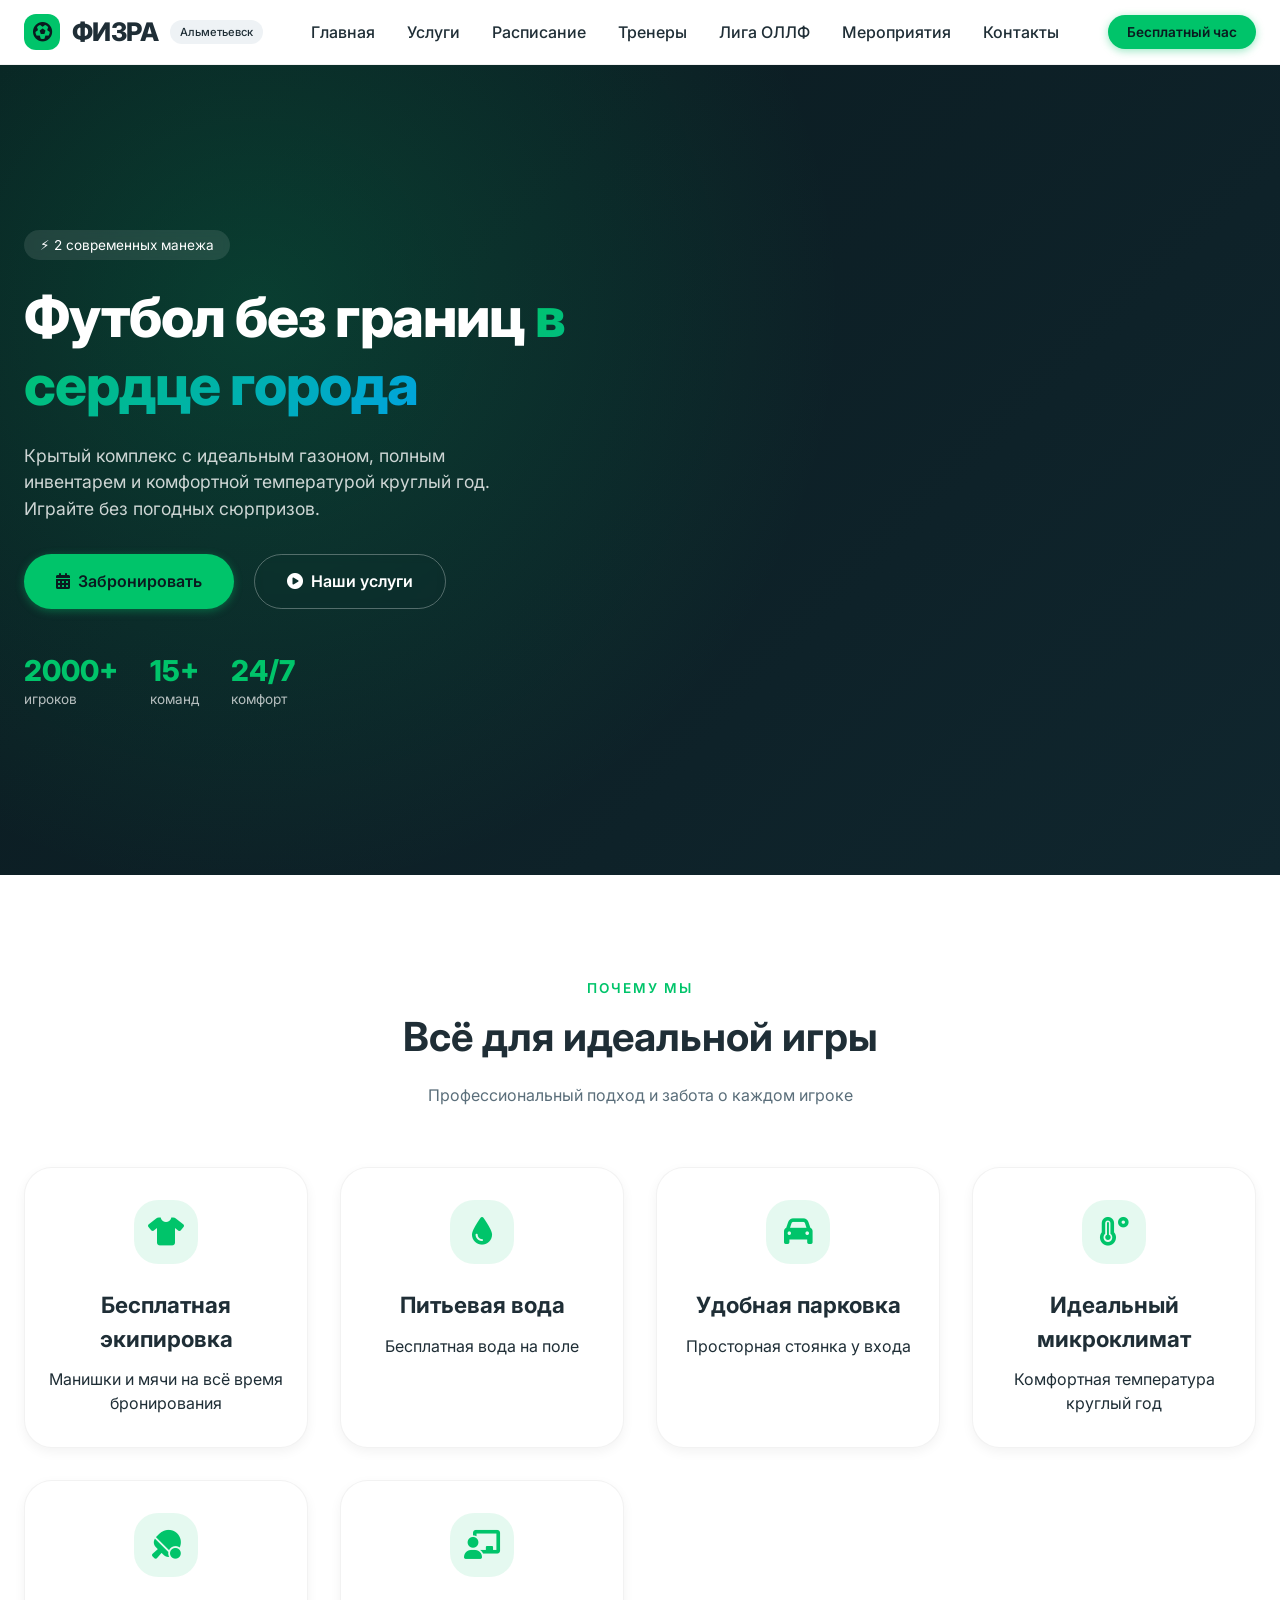
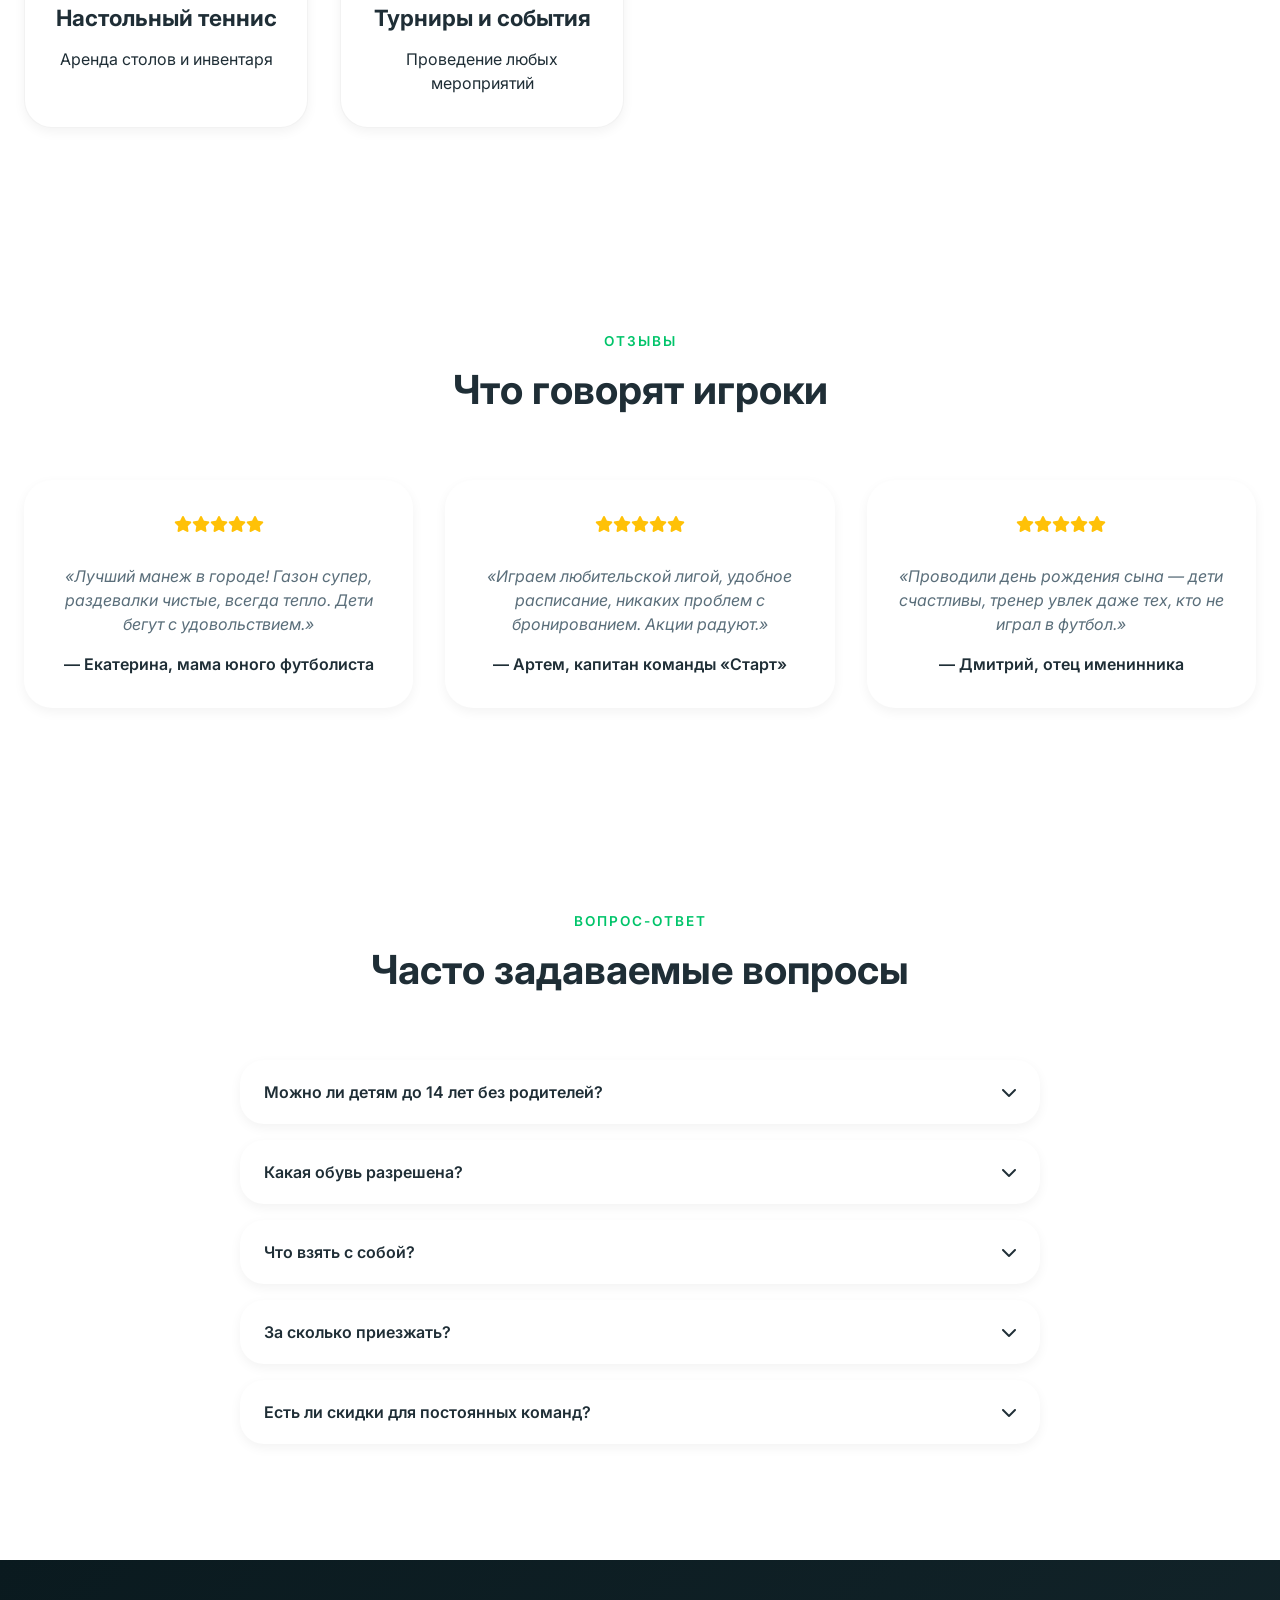
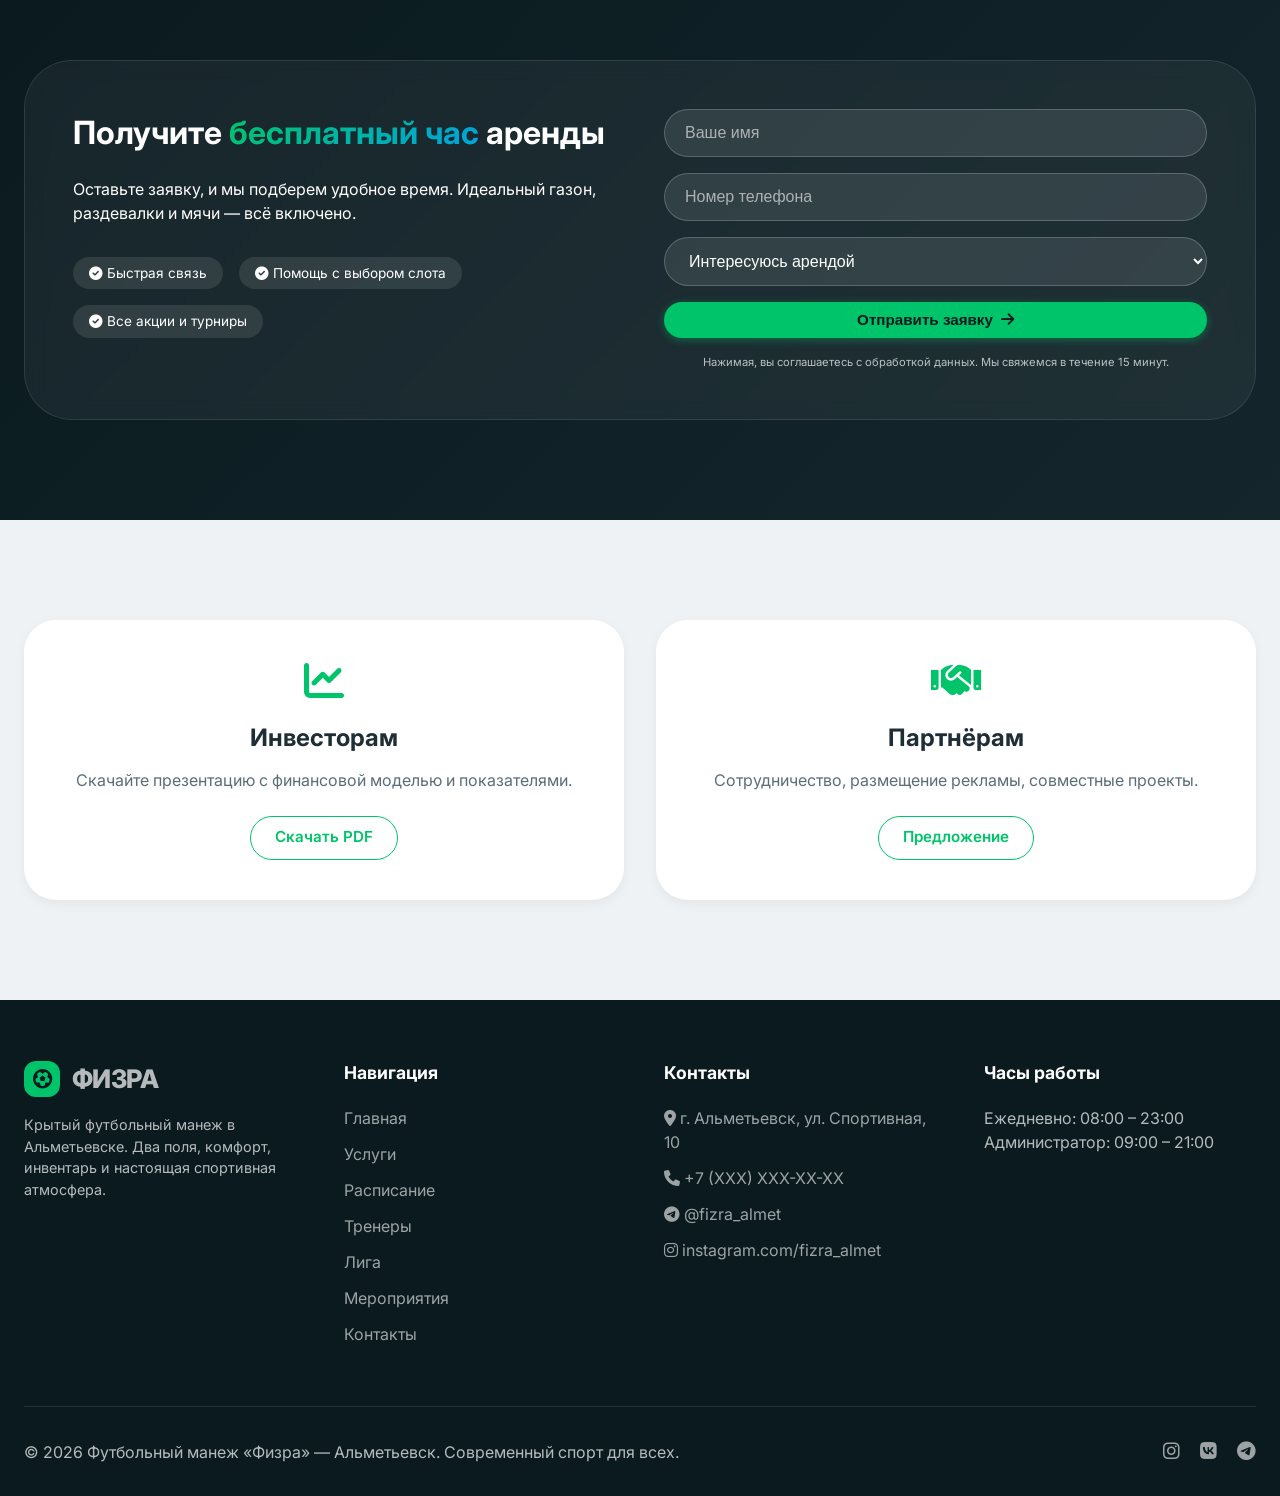
<file: index.html>
<!DOCTYPE html>
<html lang="ru">

<head>
    <meta charset="UTF-8">
    <meta name="viewport" content="width=device-width, initial-scale=1.0">
    <title>Физра — Футбольный манеж в Альметьевске</title>
    <link rel="preconnect" href="https://fonts.googleapis.com">
    <link rel="preconnect" href="https://fonts.gstatic.com" crossorigin>
    <link
        href="https://fonts.googleapis.com/css2?family=Inter:opsz,wght@14..32,300;14..32,400;14..32,500;14..32,600;14..32,700;14..32,800&display=swap"
        rel="stylesheet">
    <link rel="stylesheet" href="https://cdnjs.cloudflare.com/ajax/libs/font-awesome/6.0.0-beta3/css/all.min.css">
    <link rel="stylesheet" href="style.css">
</head>

<body>
    <header class="header">
        <div class="container">
            <div class="logo">
                <div class="logo-icon"><i class="fas fa-futbol"></i></div>
                <span class="logo-text">ФИЗРА</span>
                <span class="logo-badge">Альметьевск</span>
            </div>
            <nav class="nav">
                <a href="index.html">Главная</a>
                <a href="services.html">Услуги</a>
                <a href="schedule.html">Расписание</a>
                <a href="coaches.html">Тренеры</a>
                <a href="league.html">Лига ОЛЛФ</a>
                <a href="events.html">Мероприятия</a>
                <a href="contacts.html">Контакты</a>
            </nav>
            <div class="header-actions">
                <a href="contacts.html" class="btn btn-primary btn-sm">Бесплатный час</a>
                <button class="mobile-menu-btn" id="mobileMenuBtn"><i class="fas fa-bars"></i></button>
            </div>
        </div>
    </header>

    <div class="mobile-menu" id="mobileMenu">
        <div class="mobile-menu-inner">
            <button class="mobile-menu-close" id="mobileMenuClose"><i class="fas fa-times"></i></button>
            <a href="index.html">Главная</a>
            <a href="services.html">Услуги</a>
            <a href="schedule.html">Расписание</a>
            <a href="coaches.html">Тренеры</a>
            <a href="league.html">Лига ОЛЛФ</a>
            <a href="events.html">Мероприятия</a>
            <a href="contacts.html">Контакты</a>
            <a href="contacts.html" class="btn btn-primary">Бесплатный час</a>
        </div>
    </div>

    <main>
        <section class="hero" id="home">
            <div class="hero-bg"></div>
            <div class="container hero-content">
                <div class="hero-text">
                    <div class="hero-tag">⚡ 2 современных манежа</div>
                    <h1 class="hero-title">Футбол без границ <span class="gradient-text">в сердце города</span></h1>
                    <p class="hero-description">Крытый комплекс с идеальным газоном, полным инвентарем и комфортной
                        температурой круглый год. Играйте без погодных сюрпризов.</p>
                    <div class="hero-buttons">
                        <a href="contacts.html" class="btn btn-primary btn-large"><i class="fas fa-calendar-alt"></i>
                            Забронировать</a>
                        <a href="services.html" class="btn btn-outline btn-large"><i class="fas fa-play-circle"></i>
                            Наши услуги</a>
                    </div>
                    <div class="hero-stats">
                        <div class="stat"><span class="stat-number">2000+</span><span class="stat-label">игроков</span>
                        </div>
                        <div class="stat"><span class="stat-number">15+</span><span class="stat-label">команд</span>
                        </div>
                        <div class="stat"><span class="stat-number">24/7</span><span class="stat-label">комфорт</span>
                        </div>
                    </div>
                </div>

            </div>
        </section>

        <section class="features">
            <div class="container">
                <div class="section-header"><span class="section-subtitle">Почему мы</span>
                    <h2 class="section-title">Всё для идеальной игры</h2>
                    <p class="section-description">Профессиональный подход и забота о каждом игроке</p>
                </div>
                <div class="features-grid">
                    <div class="feature-card">
                        <div class="feature-icon"><i class="fas fa-tshirt"></i></div>
                        <h3>Бесплатная экипировка</h3>
                        <p>Манишки и мячи на всё время бронирования</p>
                    </div>
                    <div class="feature-card">
                        <div class="feature-icon"><i class="fas fa-tint"></i></div>
                        <h3>Питьевая вода</h3>
                        <p>Бесплатная вода на поле</p>
                    </div>
                    <div class="feature-card">
                        <div class="feature-icon"><i class="fas fa-car"></i></div>
                        <h3>Удобная парковка</h3>
                        <p>Просторная стоянка у входа</p>
                    </div>
                    <div class="feature-card">
                        <div class="feature-icon"><i class="fas fa-temperature-high"></i></div>
                        <h3>Идеальный микроклимат</h3>
                        <p>Комфортная температура круглый год</p>
                    </div>
                    <div class="feature-card">
                        <div class="feature-icon"><i class="fas fa-table-tennis"></i></div>
                        <h3>Настольный теннис</h3>
                        <p>Аренда столов и инвентаря</p>
                    </div>
                    <div class="feature-card">
                        <div class="feature-icon"><i class="fas fa-chalkboard-user"></i></div>
                        <h3>Турниры и события</h3>
                        <p>Проведение любых мероприятий</p>
                    </div>
                </div>
            </div>
        </section>

        <section class="reviews">
            <div class="container">
                <div class="section-header"><span class="section-subtitle">Отзывы</span>
                    <h2 class="section-title">Что говорят игроки</h2>
                </div>
                <div class="reviews-grid">
                    <div class="review-card"><i class="fas fa-star"></i><i class="fas fa-star"></i><i
                            class="fas fa-star"></i><i class="fas fa-star"></i><i class="fas fa-star"></i>
                        <p>«Лучший манеж в городе! Газон супер, раздевалки чистые, всегда тепло. Дети бегут с
                            удовольствием.»</p><span>— Екатерина, мама юного футболиста</span>
                    </div>
                    <div class="review-card"><i class="fas fa-star"></i><i class="fas fa-star"></i><i
                            class="fas fa-star"></i><i class="fas fa-star"></i><i class="fas fa-star"></i>
                        <p>«Играем любительской лигой, удобное расписание, никаких проблем с бронированием. Акции
                            радуют.»</p><span>— Артем, капитан команды «Старт»</span>
                    </div>
                    <div class="review-card"><i class="fas fa-star"></i><i class="fas fa-star"></i><i
                            class="fas fa-star"></i><i class="fas fa-star"></i><i class="fas fa-star"></i>
                        <p>«Проводили день рождения сына — дети счастливы, тренер увлек даже тех, кто не играл в
                            футбол.»</p><span>— Дмитрий, отец именинника</span>
                    </div>
                </div>
            </div>
        </section>

        <section class="faq">
            <div class="container">
                <div class="section-header"><span class="section-subtitle">Вопрос-ответ</span>
                    <h2 class="section-title">Часто задаваемые вопросы</h2>
                </div>
                <div class="faq-grid">
                    <div class="faq-item">
                        <div class="faq-question"><span>Можно ли детям до 14 лет без родителей?</span><i
                                class="fas fa-chevron-down"></i></div>
                        <div class="faq-answer">Только в сопровождении взрослых. Старше 14 — с письменного разрешения.
                        </div>
                    </div>
                    <div class="faq-item">
                        <div class="faq-question"><span>Какая обувь разрешена?</span><i class="fas fa-chevron-down"></i>
                        </div>
                        <div class="faq-answer">Сороконожки (turf), футзалки, кеды, кроссовки. Шиповки и металлические
                            шипы запрещены.</div>
                    </div>
                    <div class="faq-item">
                        <div class="faq-question"><span>Что взять с собой?</span><i class="fas fa-chevron-down"></i>
                        </div>
                        <div class="faq-answer">Удобную форму и сменную обувь. Манишки, мячи, вода — бесплатно.</div>
                    </div>
                    <div class="faq-item">
                        <div class="faq-question"><span>За сколько приезжать?</span><i class="fas fa-chevron-down"></i>
                        </div>
                        <div class="faq-answer">Рекомендуем за 10–15 минут. Можно находиться в манеже за 20 минут до и
                            20 минут после игры.</div>
                    </div>
                    <div class="faq-item">
                        <div class="faq-question"><span>Есть ли скидки для постоянных команд?</span><i
                                class="fas fa-chevron-down"></i></div>
                        <div class="faq-answer">Да, индивидуальные условия при долгосрочном бронировании. Свяжитесь с
                            менеджером.</div>
                    </div>
                </div>
            </div>
        </section>

        <section class="booking" id="booking">
            <div class="container">
                <div class="booking-card">
                    <div class="booking-info">
                        <h2>Получите <span class="gradient-text">бесплатный час</span> аренды</h2>
                        <p>Оставьте заявку, и мы подберем удобное время. Идеальный газон, раздевалки и мячи — всё
                            включено.</p>
                        <div class="booking-features"><span><i class="fas fa-check-circle"></i> Быстрая
                                связь</span><span><i class="fas fa-check-circle"></i> Помощь с выбором
                                слота</span><span><i class="fas fa-check-circle"></i> Все акции и турниры</span></div>
                    </div>
                    <form class="booking-form" action="#" method="post"><input type="text" placeholder="Ваше имя"
                            required><input type="tel" placeholder="Номер телефона" required><select>
                            <option>Интересуюсь арендой</option>
                            <option>Детский день рождения</option>
                            <option>Турнир / мероприятие</option>
                            <option>Сотрудничество / инвесторам</option>
                        </select><button type="submit" class="btn btn-primary btn-block">Отправить заявку <i
                                class="fas fa-arrow-right"></i></button>
                        <p class="form-note">Нажимая, вы соглашаетесь с обработкой данных. Мы свяжемся в течение 15
                            минут.</p>
                    </form>
                </div>
            </div>
        </section>

        <section class="partners">
            <div class="container">
                <div class="partners-grid">
                    <div class="partner-card"><i class="fas fa-chart-line"></i>
                        <h3>Инвесторам</h3>
                        <p>Скачайте презентацию с финансовой моделью и показателями.</p><a href="#"
                            class="btn btn-outline-dark">Скачать PDF</a>
                    </div>
                    <div class="partner-card"><i class="fas fa-handshake"></i>
                        <h3>Партнёрам</h3>
                        <p>Сотрудничество, размещение рекламы, совместные проекты.</p><a href="#"
                            class="btn btn-outline-dark">Предложение</a>
                    </div>
                </div>
            </div>
        </section>
    </main>

    <footer class="footer" id="contacts">
        <div class="container">
            <div class="footer-main">
                <div class="footer-brand">
                    <div class="logo">
                        <div class="logo-icon"><i class="fas fa-futbol"></i></div><span class="logo-text">ФИЗРА</span>
                    </div>
                    <p>Крытый футбольный манеж в Альметьевске. Два поля, комфорт, инвентарь и настоящая спортивная
                        атмосфера.</p>
                </div>
                <div class="footer-links">
                    <h4>Навигация</h4><a href="index.html">Главная</a><a href="services.html">Услуги</a><a
                        href="schedule.html">Расписание</a><a href="coaches.html">Тренеры</a><a
                        href="league.html">Лига</a><a href="events.html">Мероприятия</a><a
                        href="contacts.html">Контакты</a>
                </div>
                <div class="footer-links">
                    <h4>Контакты</h4><a href="#"><i class="fas fa-map-marker-alt"></i> г. Альметьевск, ул. Спортивная,
                        10</a><a href="tel:+7"><i class="fas fa-phone"></i> +7 (XXX) XXX-XX-XX</a><a href="#"><i
                            class="fab fa-telegram"></i> @fizra_almet</a><a href="#"><i class="fab fa-instagram"></i>
                        instagram.com/fizra_almet</a>
                </div>
                <div class="footer-links">
                    <h4>Часы работы</h4>
                    <p>Ежедневно: 08:00 – 23:00</p>
                    <p>Администратор: 09:00 – 21:00</p>
                </div>
            </div>
            <div class="footer-bottom">
                <p>© 2026 Футбольный манеж «Физра» — Альметьевск. Современный спорт для всех.</p>
                <div class="social"><a href="#"><i class="fab fa-instagram"></i></a><a href="#"><i
                            class="fab fa-vk"></i></a><a href="#"><i class="fab fa-telegram"></i></a></div>
            </div>
        </div>
    </footer>

    <script src="script.js"></script>
</body>

</html>
</file>
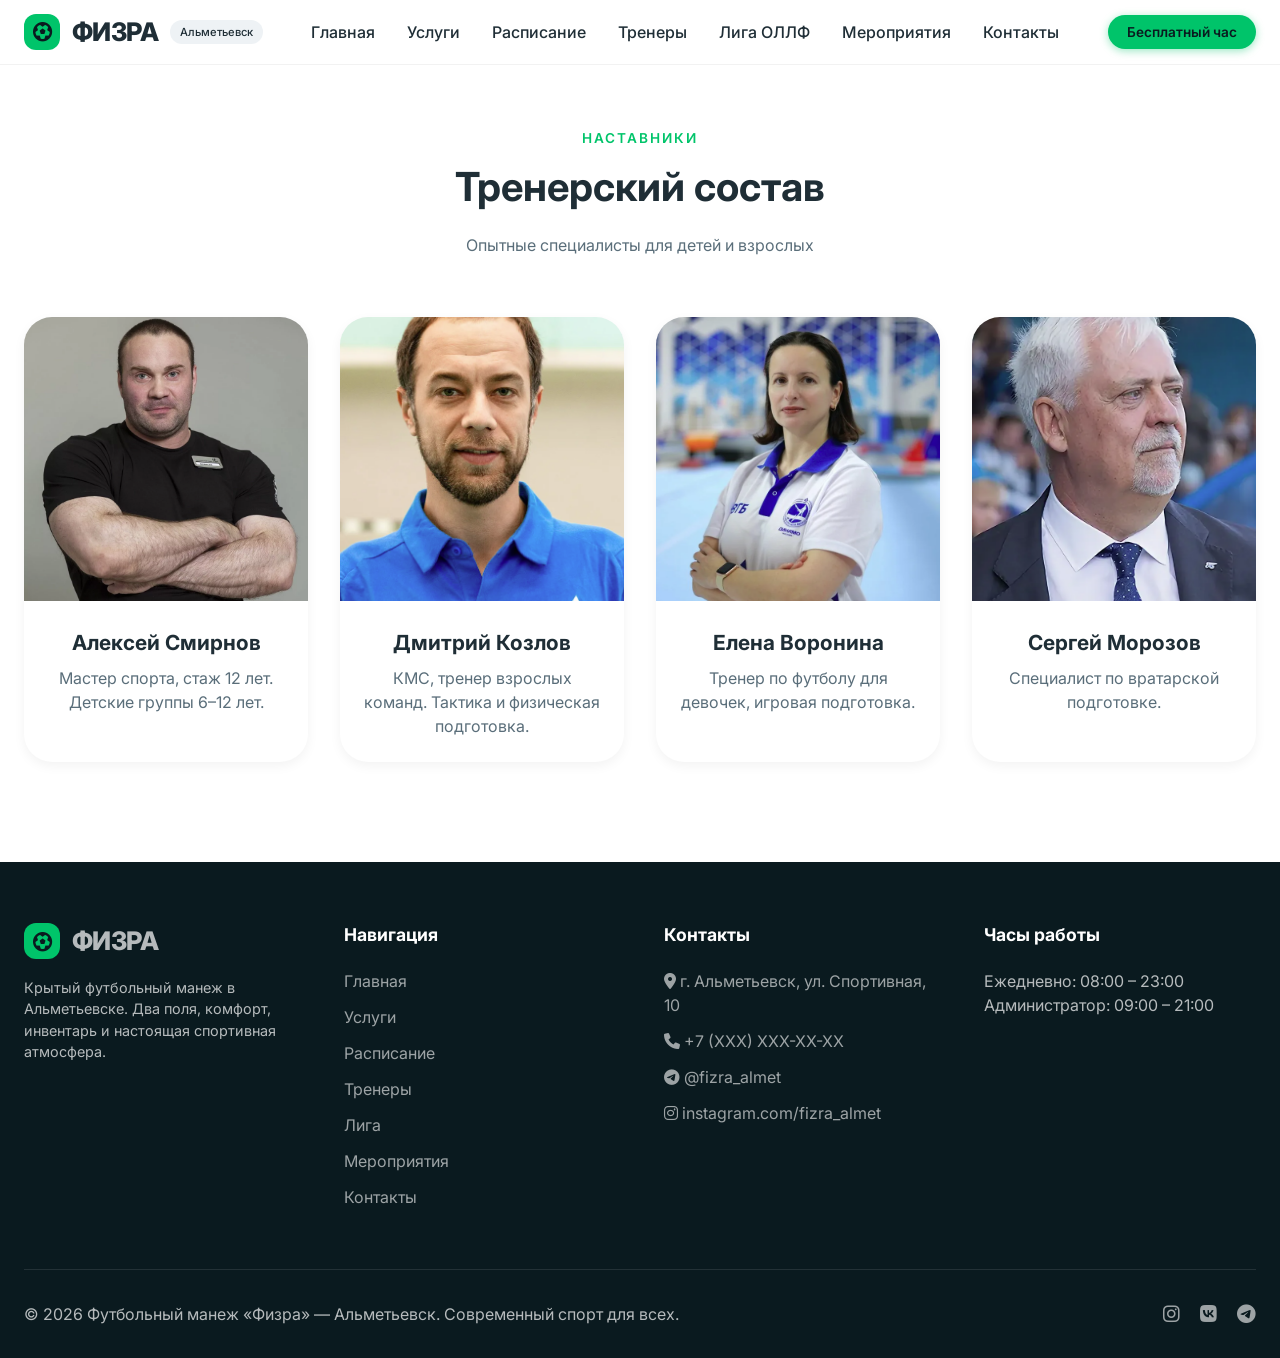
<file: coaches.html>
<!DOCTYPE html>
<html lang="ru">

<head>
    <meta charset="UTF-8">
    <meta name="viewport" content="width=device-width, initial-scale=1.0">
    <title>Тренеры — Физра</title>
    <link rel="preconnect" href="https://fonts.googleapis.com">
    <link rel="preconnect" href="https://fonts.gstatic.com" crossorigin>
    <link
        href="https://fonts.googleapis.com/css2?family=Inter:opsz,wght@14..32,300;14..32,400;14..32,500;14..32,600;14..32,700;14..32,800&display=swap"
        rel="stylesheet">
    <link rel="stylesheet" href="https://cdnjs.cloudflare.com/ajax/libs/font-awesome/6.0.0-beta3/css/all.min.css">
    <link rel="stylesheet" href="style.css">
</head>

<body>
    <header class="header">
        <div class="container">
            <div class="logo">
                <div class="logo-icon"><i class="fas fa-futbol"></i></div>
                <span class="logo-text">ФИЗРА</span>
                <span class="logo-badge">Альметьевск</span>
            </div>
            <nav class="nav">
                <a href="index.html">Главная</a>
                <a href="services.html">Услуги</a>
                <a href="schedule.html">Расписание</a>
                <a href="coaches.html">Тренеры</a>
                <a href="league.html">Лига ОЛЛФ</a>
                <a href="events.html">Мероприятия</a>
                <a href="contacts.html">Контакты</a>
            </nav>
            <div class="header-actions">
                <a href="contacts.html" class="btn btn-primary btn-sm">Бесплатный час</a>
                <button class="mobile-menu-btn" id="mobileMenuBtn"><i class="fas fa-bars"></i></button>
            </div>
        </div>
    </header>

    <div class="mobile-menu" id="mobileMenu">
        <div class="mobile-menu-inner">
            <button class="mobile-menu-close" id="mobileMenuClose"><i class="fas fa-times"></i></button>
            <a href="index.html">Главная</a>
            <a href="services.html">Услуги</a>
            <a href="schedule.html">Расписание</a>
            <a href="coaches.html">Тренеры</a>
            <a href="league.html">Лига ОЛЛФ</a>
            <a href="events.html">Мероприятия</a>
            <a href="contacts.html">Контакты</a>
            <a href="contacts.html" class="btn btn-primary">Бесплатный час</a>
        </div>
    </div>

    <main>
        <section class="coaches" style="padding-top: 60px;">
            <div class="container">
                <div class="section-header">
                    <span class="section-subtitle">Наставники</span>
                    <h2 class="section-title">Тренерский состав</h2>
                    <p class="section-description">Опытные специалисты для детей и взрослых</p>
                </div>
                <div class="coaches-grid">
                    <div class="coach-card"><img src="img/trener1.png" alt="Алексей Смирнов">
                        <h3>Алексей Смирнов</h3>
                        <p>Мастер спорта, стаж 12 лет. Детские группы 6–12 лет.</p>
                    </div>
                    <div class="coach-card"><img src="img/trener2.png" alt="Дмитрий Козлов">
                        <h3>Дмитрий Козлов</h3>
                        <p>КМС, тренер взрослых команд. Тактика и физическая подготовка.</p>
                    </div>
                    <div class="coach-card"><img src="img/trener3.png" alt="Елена Воронина">
                        <h3>Елена Воронина</h3>
                        <p>Тренер по футболу для девочек, игровая подготовка.</p>
                    </div>
                    <div class="coach-card"><img src="img/trener4.png" alt="Сергей Морозов">
                        <h3>Сергей Морозов</h3>
                        <p>Специалист по вратарской подготовке.</p>
                    </div>
                </div>
            </div>
        </section>
    </main>

    <footer class="footer">
        <div class="container">
            <div class="footer-main">
                <div class="footer-brand">
                    <div class="logo">
                        <div class="logo-icon"><i class="fas fa-futbol"></i></div><span class="logo-text">ФИЗРА</span>
                    </div>
                    <p>Крытый футбольный манеж в Альметьевске. Два поля, комфорт, инвентарь и настоящая спортивная
                        атмосфера.</p>
                </div>
                <div class="footer-links">
                    <h4>Навигация</h4><a href="index.html">Главная</a><a href="services.html">Услуги</a><a
                        href="schedule.html">Расписание</a><a href="coaches.html">Тренеры</a><a
                        href="league.html">Лига</a><a href="events.html">Мероприятия</a><a
                        href="contacts.html">Контакты</a>
                </div>
                <div class="footer-links">
                    <h4>Контакты</h4><a href="#"><i class="fas fa-map-marker-alt"></i> г. Альметьевск, ул. Спортивная,
                        10</a><a href="tel:+7"><i class="fas fa-phone"></i> +7 (XXX) XXX-XX-XX</a><a href="#"><i
                            class="fab fa-telegram"></i> @fizra_almet</a><a href="#"><i class="fab fa-instagram"></i>
                        instagram.com/fizra_almet</a>
                </div>
                <div class="footer-links">
                    <h4>Часы работы</h4>
                    <p>Ежедневно: 08:00 – 23:00</p>
                    <p>Администратор: 09:00 – 21:00</p>
                </div>
            </div>
            <div class="footer-bottom">
                <p>© 2026 Футбольный манеж «Физра» — Альметьевск. Современный спорт для всех.</p>
                <div class="social"><a href="#"><i class="fab fa-instagram"></i></a><a href="#"><i
                            class="fab fa-vk"></i></a><a href="#"><i class="fab fa-telegram"></i></a></div>
            </div>
        </div>
    </footer>

    <script src="script.js"></script>
</body>

</html>
</file>
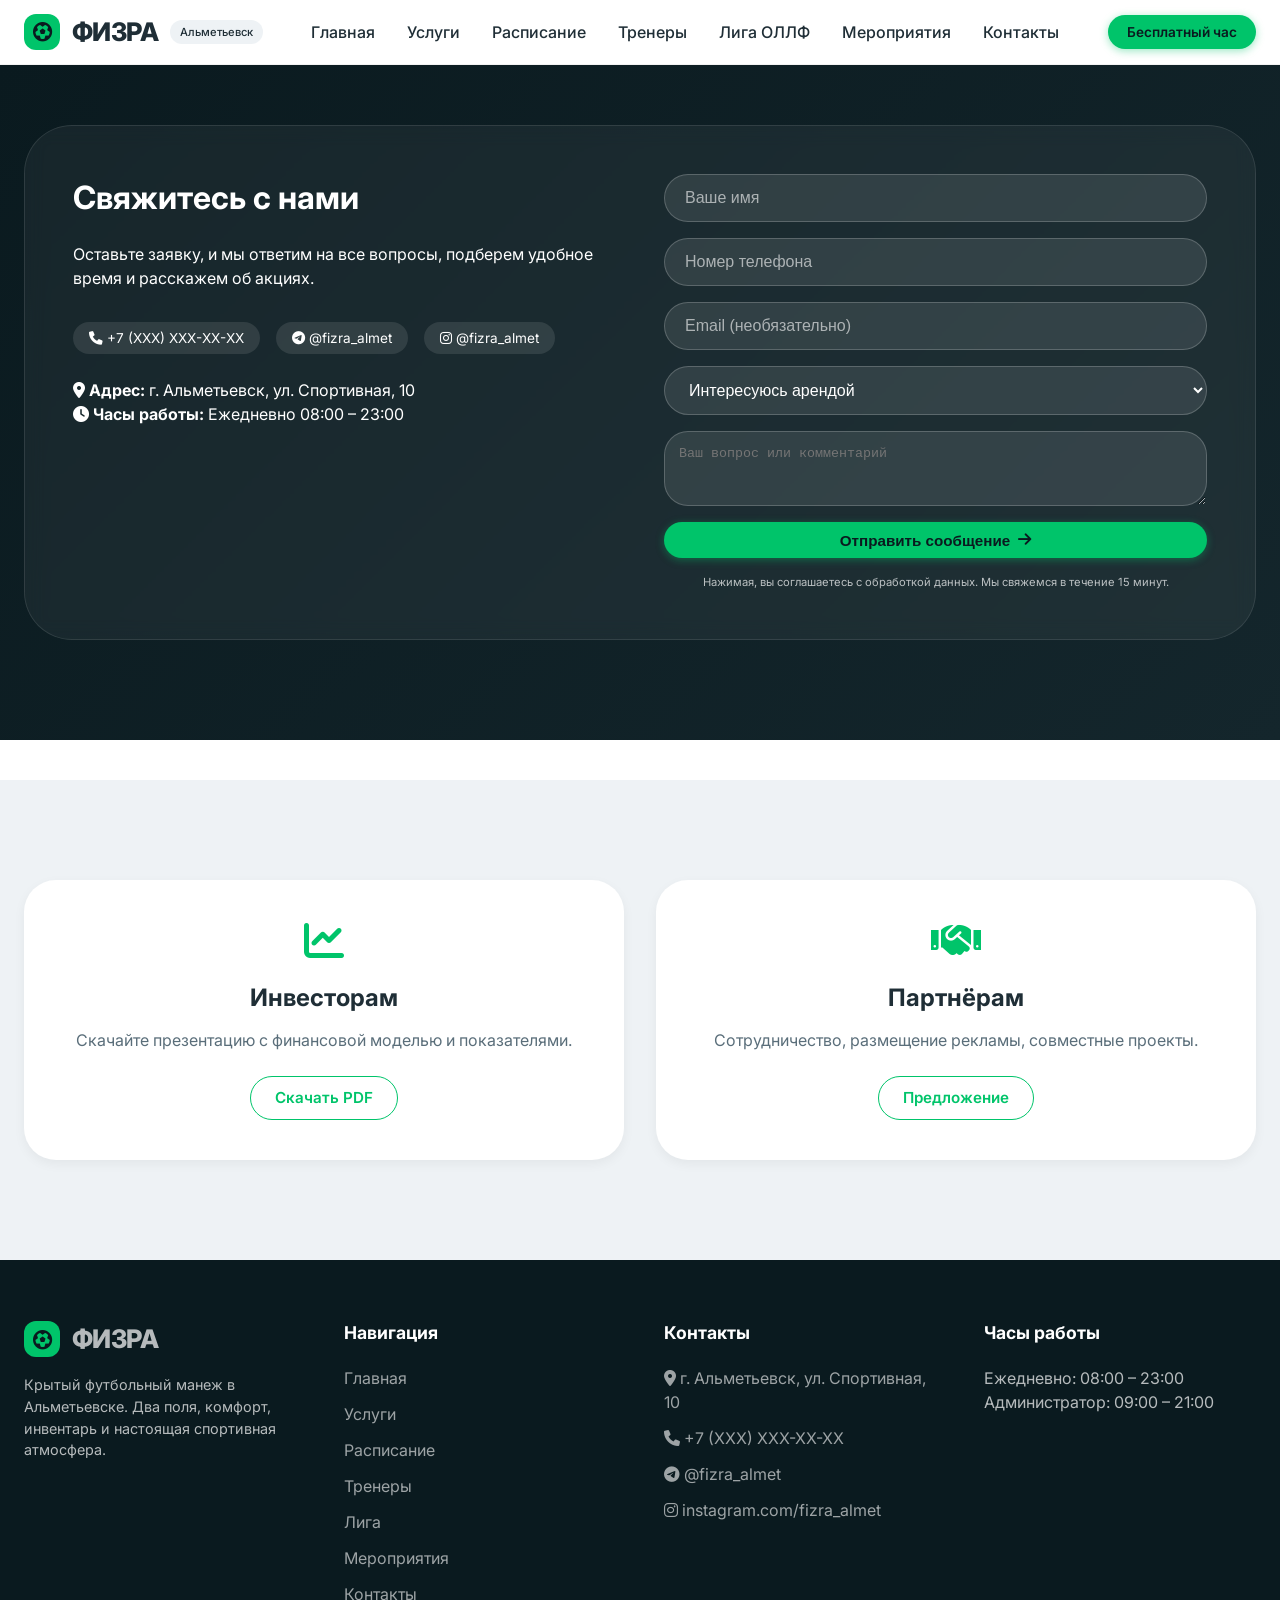
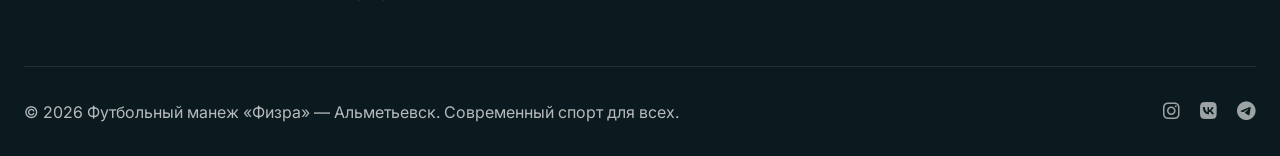
<file: contacts.html>
<!DOCTYPE html>
<html lang="ru">

<head>
    <meta charset="UTF-8">
    <meta name="viewport" content="width=device-width, initial-scale=1.0">
    <title>Контакты — Физра</title>
    <link rel="preconnect" href="https://fonts.googleapis.com">
    <link rel="preconnect" href="https://fonts.gstatic.com" crossorigin>
    <link
        href="https://fonts.googleapis.com/css2?family=Inter:opsz,wght@14..32,300;14..32,400;14..32,500;14..32,600;14..32,700;14..32,800&display=swap"
        rel="stylesheet">
    <link rel="stylesheet" href="https://cdnjs.cloudflare.com/ajax/libs/font-awesome/6.0.0-beta3/css/all.min.css">
    <link rel="stylesheet" href="style.css">
</head>

<body>
    <header class="header">
        <div class="container">
            <div class="logo">
                <div class="logo-icon"><i class="fas fa-futbol"></i></div>
                <span class="logo-text">ФИЗРА</span>
                <span class="logo-badge">Альметьевск</span>
            </div>
            <nav class="nav">
                <a href="index.html">Главная</a>
                <a href="services.html">Услуги</a>
                <a href="schedule.html">Расписание</a>
                <a href="coaches.html">Тренеры</a>
                <a href="league.html">Лига ОЛЛФ</a>
                <a href="events.html">Мероприятия</a>
                <a href="contacts.html">Контакты</a>
            </nav>
            <div class="header-actions">
                <a href="contacts.html" class="btn btn-primary btn-sm">Бесплатный час</a>
                <button class="mobile-menu-btn" id="mobileMenuBtn"><i class="fas fa-bars"></i></button>
            </div>
        </div>
    </header>

    <div class="mobile-menu" id="mobileMenu">
        <div class="mobile-menu-inner">
            <button class="mobile-menu-close" id="mobileMenuClose"><i class="fas fa-times"></i></button>
            <a href="index.html">Главная</a>
            <a href="services.html">Услуги</a>
            <a href="schedule.html">Расписание</a>
            <a href="coaches.html">Тренеры</a>
            <a href="league.html">Лига ОЛЛФ</a>
            <a href="events.html">Мероприятия</a>
            <a href="contacts.html">Контакты</a>
            <a href="contacts.html" class="btn btn-primary">Бесплатный час</a>
        </div>
    </div>

    <main>
        <section class="booking" style="padding-top: 60px;">
            <div class="container">
                <div class="booking-card">
                    <div class="booking-info">
                        <h2>Свяжитесь с нами</h2>
                        <p>Оставьте заявку, и мы ответим на все вопросы, подберем удобное время и расскажем об акциях.
                        </p>
                        <div class="booking-features">
                            <span><i class="fas fa-phone"></i> +7 (XXX) XXX-XX-XX</span>
                            <span><i class="fab fa-telegram"></i> @fizra_almet</span>
                            <span><i class="fab fa-instagram"></i> @fizra_almet</span>
                        </div>
                        <div style="margin-top: 24px;">
                            <p><i class="fas fa-map-marker-alt"></i> <strong>Адрес:</strong> г. Альметьевск, ул.
                                Спортивная, 10</p>
                            <p><i class="fas fa-clock"></i> <strong>Часы работы:</strong> Ежедневно 08:00 – 23:00</p>
                        </div>
                    </div>
                    <form class="booking-form" action="#" method="post">
                        <input type="text" placeholder="Ваше имя" required>
                        <input type="tel" placeholder="Номер телефона" required>
                        <input type="email" placeholder="Email (необязательно)">
                        <select>
                            <option>Интересуюсь арендой</option>
                            <option>Детский день рождения</option>
                            <option>Турнир / мероприятие</option>
                            <option>Сотрудничество / инвесторам</option>
                        </select>
                        <textarea rows="3" placeholder="Ваш вопрос или комментарий"
                            style="background: rgba(255,255,255,0.1); border: 1px solid rgba(255,255,255,0.2); border-radius: 24px; padding: 14px; color: white;"></textarea>
                        <button type="submit" class="btn btn-primary btn-block">Отправить сообщение <i
                                class="fas fa-arrow-right"></i></button>
                        <p class="form-note">Нажимая, вы соглашаетесь с обработкой данных. Мы свяжемся в течение 15
                            минут.</p>
                    </form>
                </div>
            </div>
        </section>

        <section class="partners" style="margin-top: 40px;">
            <div class="container">
                <div class="partners-grid">
                    <div class="partner-card"><i class="fas fa-chart-line"></i>
                        <h3>Инвесторам</h3>
                        <p>Скачайте презентацию с финансовой моделью и показателями.</p><a href="#"
                            class="btn btn-outline-dark">Скачать PDF</a>
                    </div>
                    <div class="partner-card"><i class="fas fa-handshake"></i>
                        <h3>Партнёрам</h3>
                        <p>Сотрудничество, размещение рекламы, совместные проекты.</p><a href="#"
                            class="btn btn-outline-dark">Предложение</a>
                    </div>
                </div>
            </div>
        </section>
    </main>

    <footer class="footer">
        <div class="container">
            <div class="footer-main">
                <div class="footer-brand">
                    <div class="logo">
                        <div class="logo-icon"><i class="fas fa-futbol"></i></div><span class="logo-text">ФИЗРА</span>
                    </div>
                    <p>Крытый футбольный манеж в Альметьевске. Два поля, комфорт, инвентарь и настоящая спортивная
                        атмосфера.</p>
                </div>
                <div class="footer-links">
                    <h4>Навигация</h4><a href="index.html">Главная</a><a href="services.html">Услуги</a><a
                        href="schedule.html">Расписание</a><a href="coaches.html">Тренеры</a><a
                        href="league.html">Лига</a><a href="events.html">Мероприятия</a><a
                        href="contacts.html">Контакты</a>
                </div>
                <div class="footer-links">
                    <h4>Контакты</h4><a href="#"><i class="fas fa-map-marker-alt"></i> г. Альметьевск, ул. Спортивная,
                        10</a><a href="tel:+7"><i class="fas fa-phone"></i> +7 (XXX) XXX-XX-XX</a><a href="#"><i
                            class="fab fa-telegram"></i> @fizra_almet</a><a href="#"><i class="fab fa-instagram"></i>
                        instagram.com/fizra_almet</a>
                </div>
                <div class="footer-links">
                    <h4>Часы работы</h4>
                    <p>Ежедневно: 08:00 – 23:00</p>
                    <p>Администратор: 09:00 – 21:00</p>
                </div>
            </div>
            <div class="footer-bottom">
                <p>© 2026 Футбольный манеж «Физра» — Альметьевск. Современный спорт для всех.</p>
                <div class="social"><a href="#"><i class="fab fa-instagram"></i></a><a href="#"><i
                            class="fab fa-vk"></i></a><a href="#"><i class="fab fa-telegram"></i></a></div>
            </div>
        </div>
    </footer>

    <script src="script.js"></script>
</body>

</html>
</file>
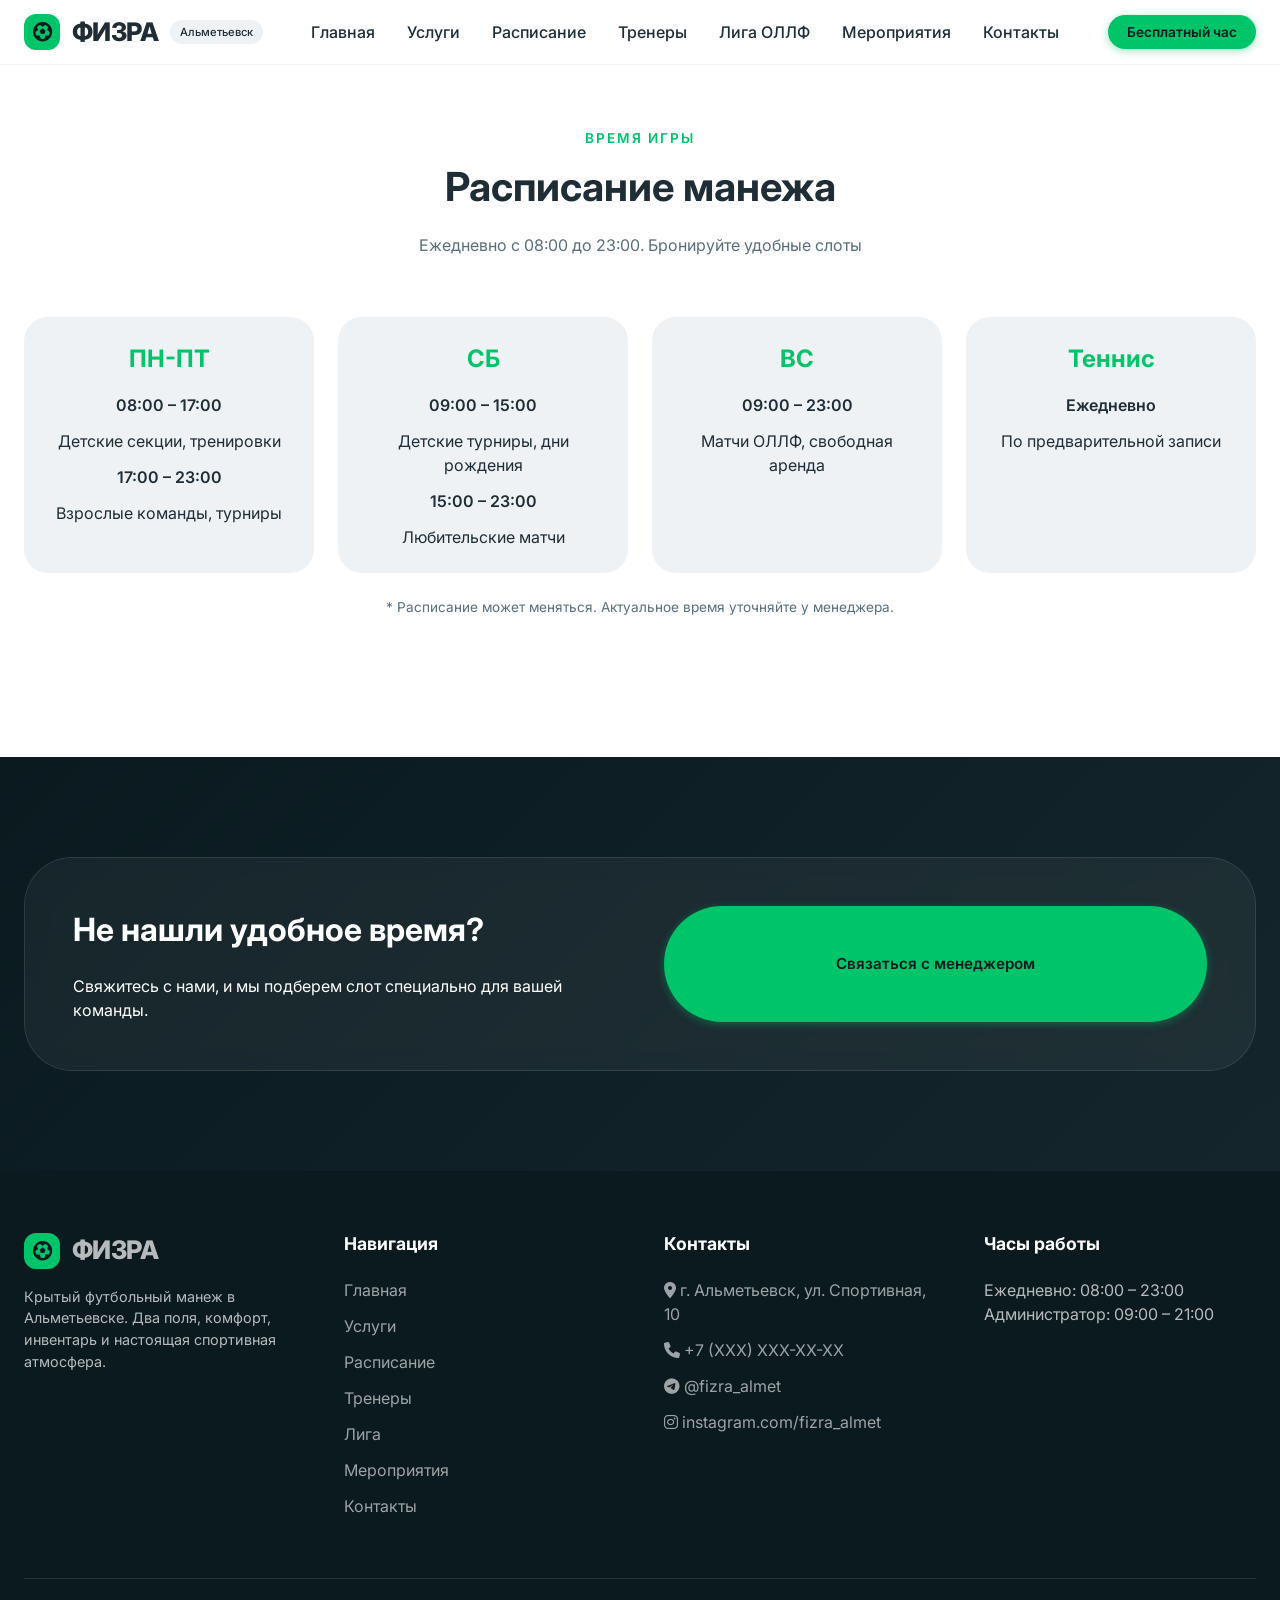
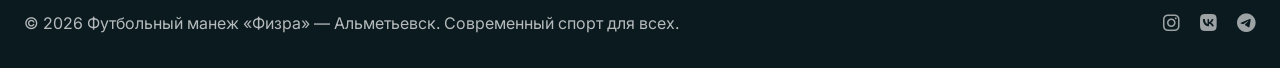
<file: schedule.html>
<!DOCTYPE html>
<html lang="ru">

<head>
    <meta charset="UTF-8">
    <meta name="viewport" content="width=device-width, initial-scale=1.0">
    <title>Расписание — Физра</title>
    <link rel="preconnect" href="https://fonts.googleapis.com">
    <link rel="preconnect" href="https://fonts.gstatic.com" crossorigin>
    <link
        href="https://fonts.googleapis.com/css2?family=Inter:opsz,wght@14..32,300;14..32,400;14..32,500;14..32,600;14..32,700;14..32,800&display=swap"
        rel="stylesheet">
    <link rel="stylesheet" href="https://cdnjs.cloudflare.com/ajax/libs/font-awesome/6.0.0-beta3/css/all.min.css">
    <link rel="stylesheet" href="style.css">
</head>

<body>
    <header class="header">
        <div class="container">
            <div class="logo">
                <div class="logo-icon"><i class="fas fa-futbol"></i></div>
                <span class="logo-text">ФИЗРА</span>
                <span class="logo-badge">Альметьевск</span>
            </div>
            <nav class="nav">
                <a href="index.html">Главная</a>
                <a href="services.html">Услуги</a>
                <a href="schedule.html">Расписание</a>
                <a href="coaches.html">Тренеры</a>
                <a href="league.html">Лига ОЛЛФ</a>
                <a href="events.html">Мероприятия</a>
                <a href="contacts.html">Контакты</a>
            </nav>
            <div class="header-actions">
                <a href="contacts.html" class="btn btn-primary btn-sm">Бесплатный час</a>
                <button class="mobile-menu-btn" id="mobileMenuBtn"><i class="fas fa-bars"></i></button>
            </div>
        </div>
    </header>

    <div class="mobile-menu" id="mobileMenu">
        <div class="mobile-menu-inner">
            <button class="mobile-menu-close" id="mobileMenuClose"><i class="fas fa-times"></i></button>
            <a href="index.html">Главная</a>
            <a href="services.html">Услуги</a>
            <a href="schedule.html">Расписание</a>
            <a href="coaches.html">Тренеры</a>
            <a href="league.html">Лига ОЛЛФ</a>
            <a href="events.html">Мероприятия</a>
            <a href="contacts.html">Контакты</a>
            <a href="contacts.html" class="btn btn-primary">Бесплатный час</a>
        </div>
    </div>

    <main>
        <section class="schedule" style="padding-top: 60px;">
            <div class="container">
                <div class="section-header">
                    <span class="section-subtitle">Время игры</span>
                    <h2 class="section-title">Расписание манежа</h2>
                    <p class="section-description">Ежедневно с 08:00 до 23:00. Бронируйте удобные слоты</p>
                </div>
                <div class="schedule-grid">
                    <div class="schedule-day">
                        <h3>ПН-ПТ</h3>
                        <p>08:00 – 17:00</p><span>Детские секции, тренировки</span>
                        <p>17:00 – 23:00</p><span>Взрослые команды, турниры</span>
                    </div>
                    <div class="schedule-day">
                        <h3>СБ</h3>
                        <p>09:00 – 15:00</p><span>Детские турниры, дни рождения</span>
                        <p>15:00 – 23:00</p><span>Любительские матчи</span>
                    </div>
                    <div class="schedule-day">
                        <h3>ВС</h3>
                        <p>09:00 – 23:00</p><span>Матчи ОЛЛФ, свободная аренда</span>
                    </div>
                    <div class="schedule-day">
                        <h3>Теннис</h3>
                        <p>Ежедневно</p><span>По предварительной записи</span>
                    </div>
                </div>
                <div class="schedule-note">* Расписание может меняться. Актуальное время уточняйте у менеджера.</div>
            </div>
        </section>

        <section class="booking" style="margin-top: 40px;">
            <div class="container">
                <div class="booking-card">
                    <div class="booking-info">
                        <h2>Не нашли удобное время?</h2>
                        <p>Свяжитесь с нами, и мы подберем слот специально для вашей команды.</p>
                    </div>
                    <a href="contacts.html" class="btn btn-primary btn-block" style="text-align: center;">Связаться с
                        менеджером</a>
                </div>
            </div>
        </section>
    </main>

    <footer class="footer">
        <div class="container">
            <div class="footer-main">
                <div class="footer-brand">
                    <div class="logo">
                        <div class="logo-icon"><i class="fas fa-futbol"></i></div><span class="logo-text">ФИЗРА</span>
                    </div>
                    <p>Крытый футбольный манеж в Альметьевске. Два поля, комфорт, инвентарь и настоящая спортивная
                        атмосфера.</p>
                </div>
                <div class="footer-links">
                    <h4>Навигация</h4><a href="index.html">Главная</a><a href="services.html">Услуги</a><a
                        href="schedule.html">Расписание</a><a href="coaches.html">Тренеры</a><a
                        href="league.html">Лига</a><a href="events.html">Мероприятия</a><a
                        href="contacts.html">Контакты</a>
                </div>
                <div class="footer-links">
                    <h4>Контакты</h4><a href="#"><i class="fas fa-map-marker-alt"></i> г. Альметьевск, ул. Спортивная,
                        10</a><a href="tel:+7"><i class="fas fa-phone"></i> +7 (XXX) XXX-XX-XX</a><a href="#"><i
                            class="fab fa-telegram"></i> @fizra_almet</a><a href="#"><i class="fab fa-instagram"></i>
                        instagram.com/fizra_almet</a>
                </div>
                <div class="footer-links">
                    <h4>Часы работы</h4>
                    <p>Ежедневно: 08:00 – 23:00</p>
                    <p>Администратор: 09:00 – 21:00</p>
                </div>
            </div>
            <div class="footer-bottom">
                <p>© 2026 Футбольный манеж «Физра» — Альметьевск. Современный спорт для всех.</p>
                <div class="social"><a href="#"><i class="fab fa-instagram"></i></a><a href="#"><i
                            class="fab fa-vk"></i></a><a href="#"><i class="fab fa-telegram"></i></a></div>
            </div>
        </div>
    </footer>

    <script src="script.js"></script>
</body>

</html>
</file>
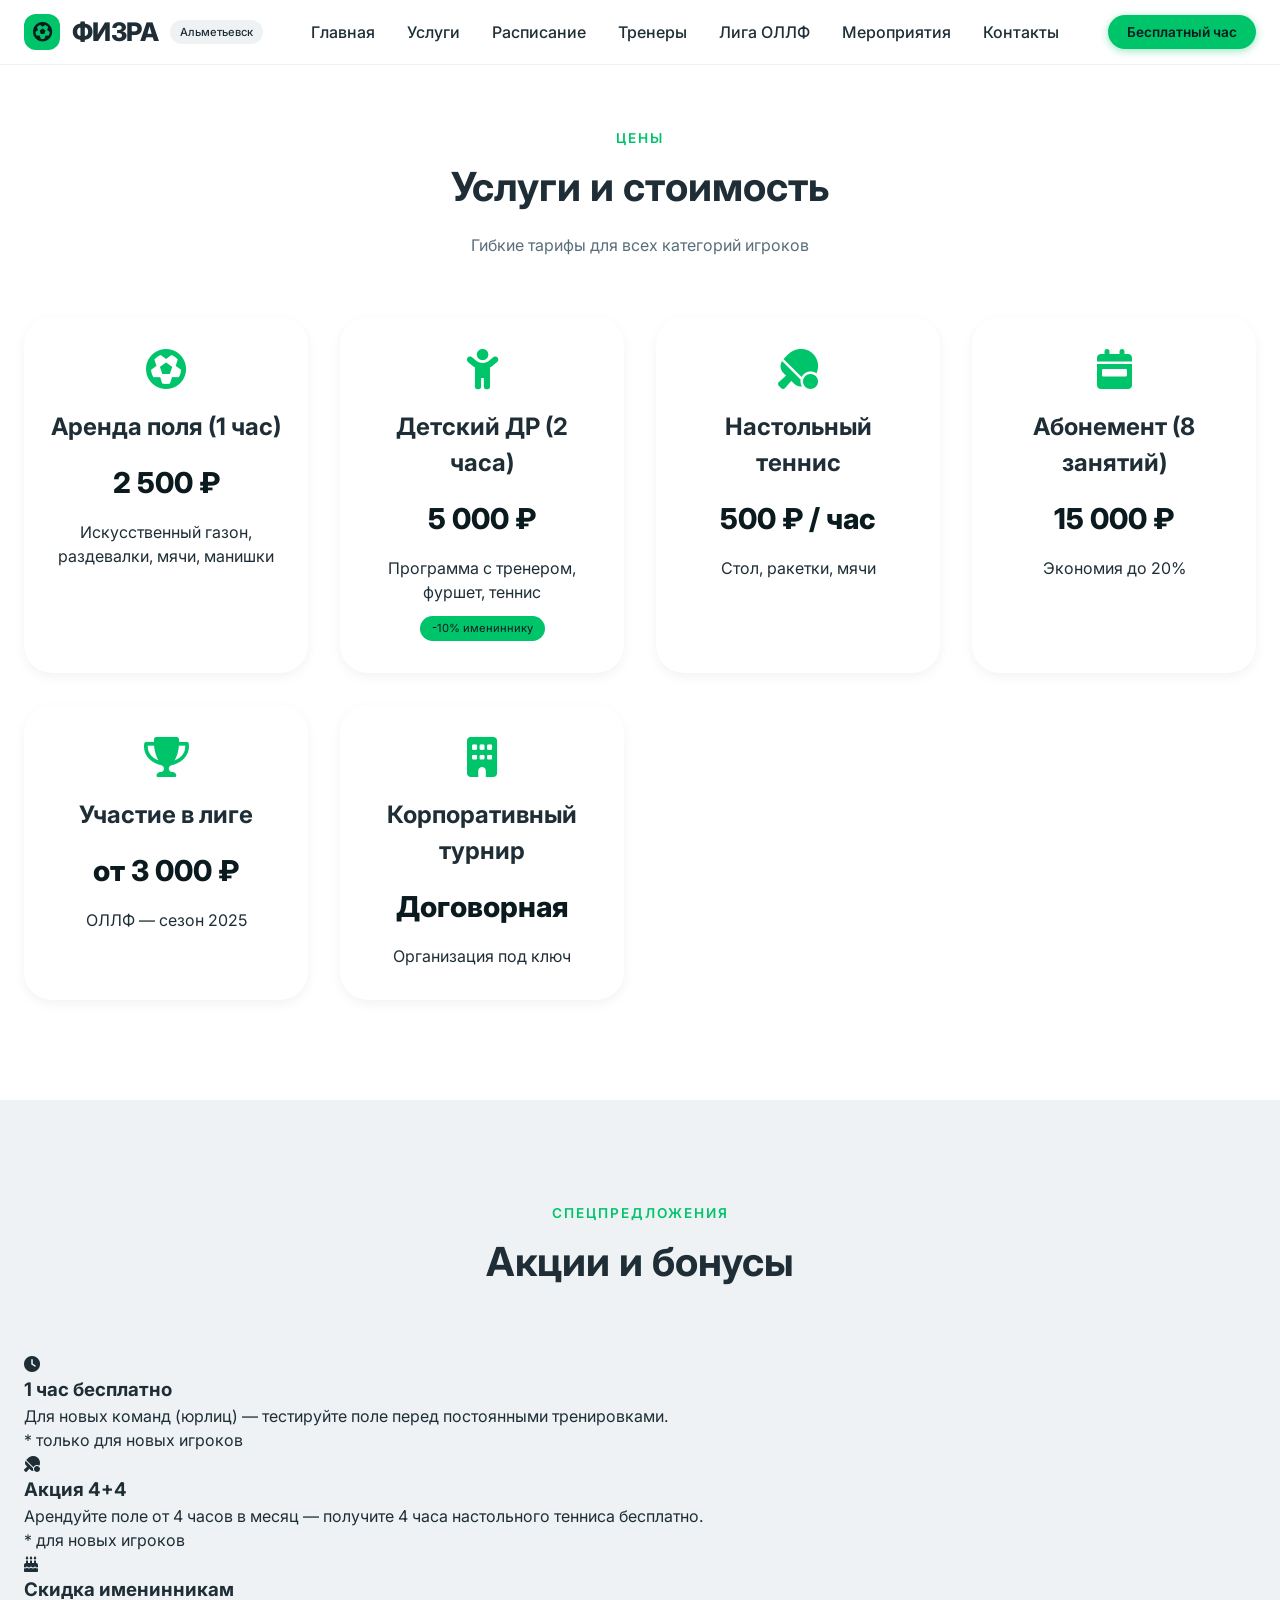
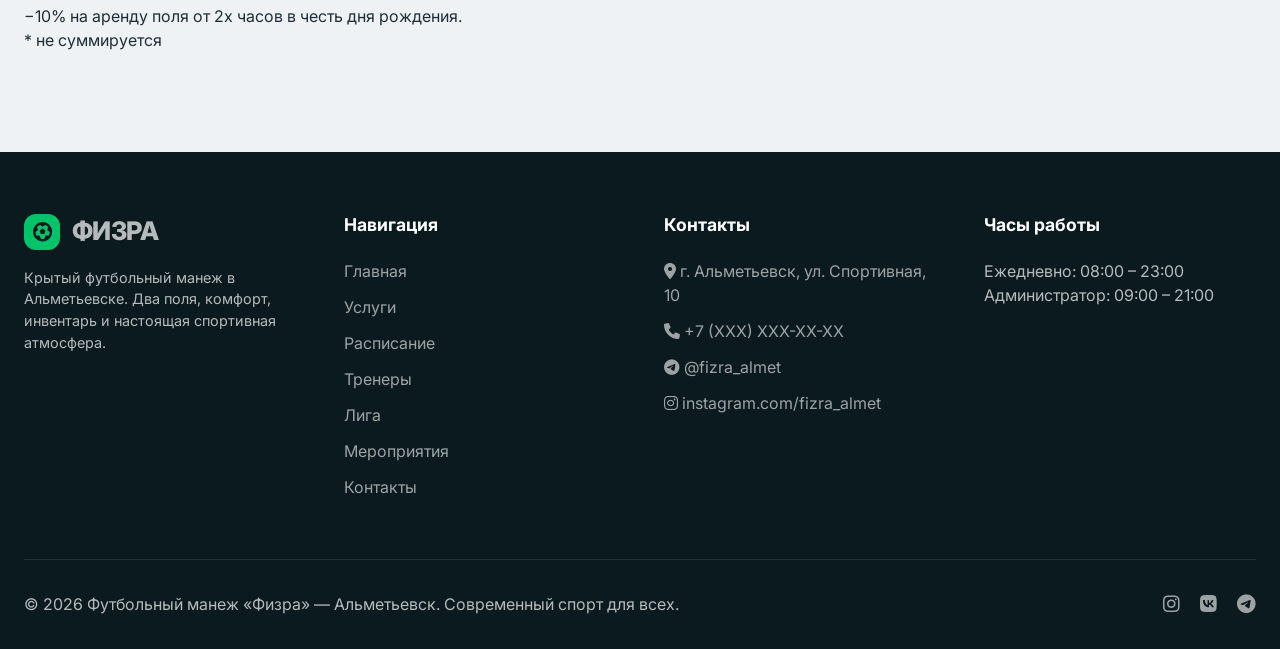
<file: services.html>
<!DOCTYPE html>
<html lang="ru">

<head>
    <meta charset="UTF-8">
    <meta name="viewport" content="width=device-width, initial-scale=1.0">
    <title>Услуги и цены — Физра</title>
    <link rel="preconnect" href="https://fonts.googleapis.com">
    <link rel="preconnect" href="https://fonts.gstatic.com" crossorigin>
    <link
        href="https://fonts.googleapis.com/css2?family=Inter:opsz,wght@14..32,300;14..32,400;14..32,500;14..32,600;14..32,700;14..32,800&display=swap"
        rel="stylesheet">
    <link rel="stylesheet" href="https://cdnjs.cloudflare.com/ajax/libs/font-awesome/6.0.0-beta3/css/all.min.css">
    <link rel="stylesheet" href="style.css">
</head>

<body>
    <header class="header">
        <div class="container">
            <div class="logo">
                <div class="logo-icon"><i class="fas fa-futbol"></i></div>
                <span class="logo-text">ФИЗРА</span>
                <span class="logo-badge">Альметьевск</span>
            </div>
            <nav class="nav">
                <a href="index.html">Главная</a>
                <a href="services.html">Услуги</a>
                <a href="schedule.html">Расписание</a>
                <a href="coaches.html">Тренеры</a>
                <a href="league.html">Лига ОЛЛФ</a>
                <a href="events.html">Мероприятия</a>
                <a href="contacts.html">Контакты</a>
            </nav>
            <div class="header-actions">
                <a href="contacts.html" class="btn btn-primary btn-sm">Бесплатный час</a>
                <button class="mobile-menu-btn" id="mobileMenuBtn"><i class="fas fa-bars"></i></button>
            </div>
        </div>
    </header>

    <div class="mobile-menu" id="mobileMenu">
        <div class="mobile-menu-inner">
            <button class="mobile-menu-close" id="mobileMenuClose"><i class="fas fa-times"></i></button>
            <a href="index.html">Главная</a>
            <a href="services.html">Услуги</a>
            <a href="schedule.html">Расписание</a>
            <a href="coaches.html">Тренеры</a>
            <a href="league.html">Лига ОЛЛФ</a>
            <a href="events.html">Мероприятия</a>
            <a href="contacts.html">Контакты</a>
            <a href="contacts.html" class="btn btn-primary">Бесплатный час</a>
        </div>
    </div>

    <main>
        <section class="services" style="padding-top: 60px;">
            <div class="container">
                <div class="section-header">
                    <span class="section-subtitle">Цены</span>
                    <h2 class="section-title">Услуги и стоимость</h2>
                    <p class="section-description">Гибкие тарифы для всех категорий игроков</p>
                </div>
                <div class="services-grid">
                    <div class="service-card"><i class="fas fa-futbol"></i>
                        <h3>Аренда поля (1 час)</h3>
                        <p class="price">2 500 ₽</p>
                        <p>Искусственный газон, раздевалки, мячи, манишки</p>
                    </div>
                    <div class="service-card"><i class="fas fa-child"></i>
                        <h3>Детский ДР (2 часа)</h3>
                        <p class="price">5 000 ₽</p>
                        <p>Программа с тренером, фуршет, теннис</p><span class="badge">-10% имениннику</span>
                    </div>
                    <div class="service-card"><i class="fas fa-table-tennis"></i>
                        <h3>Настольный теннис</h3>
                        <p class="price">500 ₽ / час</p>
                        <p>Стол, ракетки, мячи</p>
                    </div>
                    <div class="service-card"><i class="fas fa-calendar-week"></i>
                        <h3>Абонемент (8 занятий)</h3>
                        <p class="price">15 000 ₽</p>
                        <p>Экономия до 20%</p>
                    </div>
                    <div class="service-card"><i class="fas fa-trophy"></i>
                        <h3>Участие в лиге</h3>
                        <p class="price">от 3 000 ₽</p>
                        <p>ОЛЛФ — сезон 2025</p>
                    </div>
                    <div class="service-card"><i class="fas fa-building"></i>
                        <h3>Корпоративный турнир</h3>
                        <p class="price">Договорная</p>
                        <p>Организация под ключ</p>
                    </div>
                </div>
            </div>
        </section>

        <section class="promo" style="background: var(--gray);">
            <div class="container">
                <div class="section-header">
                    <span class="section-subtitle">Спецпредложения</span>
                    <h2 class="section-title">Акции и бонусы</h2>
                </div>
                <div class="promo-grid">
                    <div class="promo-card"><i class="fas fa-clock"></i>
                        <h3>1 час бесплатно</h3>
                        <p>Для новых команд (юрлиц) — тестируйте поле перед постоянными тренировками.</p><span
                            class="promo-label">* только для новых игроков</span>
                    </div>
                    <div class="promo-card"><i class="fas fa-table-tennis"></i>
                        <h3>Акция 4+4</h3>
                        <p>Арендуйте поле от 4 часов в месяц — получите 4 часа настольного тенниса бесплатно.</p><span
                            class="promo-label">* для новых игроков</span>
                    </div>
                    <div class="promo-card"><i class="fas fa-birthday-cake"></i>
                        <h3>Скидка именинникам</h3>
                        <p>−10% на аренду поля от 2х часов в честь дня рождения.</p><span class="promo-label">* не
                            суммируется</span>
                    </div>
                </div>
            </div>
        </section>
    </main>

    <footer class="footer">
        <div class="container">
            <div class="footer-main">
                <div class="footer-brand">
                    <div class="logo">
                        <div class="logo-icon"><i class="fas fa-futbol"></i></div><span class="logo-text">ФИЗРА</span>
                    </div>
                    <p>Крытый футбольный манеж в Альметьевске. Два поля, комфорт, инвентарь и настоящая спортивная
                        атмосфера.</p>
                </div>
                <div class="footer-links">
                    <h4>Навигация</h4><a href="index.html">Главная</a><a href="services.html">Услуги</a><a
                        href="schedule.html">Расписание</a><a href="coaches.html">Тренеры</a><a
                        href="league.html">Лига</a><a href="events.html">Мероприятия</a><a
                        href="contacts.html">Контакты</a>
                </div>
                <div class="footer-links">
                    <h4>Контакты</h4><a href="#"><i class="fas fa-map-marker-alt"></i> г. Альметьевск, ул. Спортивная,
                        10</a><a href="tel:+7"><i class="fas fa-phone"></i> +7 (XXX) XXX-XX-XX</a><a href="#"><i
                            class="fab fa-telegram"></i> @fizra_almet</a><a href="#"><i class="fab fa-instagram"></i>
                        instagram.com/fizra_almet</a>
                </div>
                <div class="footer-links">
                    <h4>Часы работы</h4>
                    <p>Ежедневно: 08:00 – 23:00</p>
                    <p>Администратор: 09:00 – 21:00</p>
                </div>
            </div>
            <div class="footer-bottom">
                <p>© 2026 Футбольный манеж «Физра» — Альметьевск. Современный спорт для всех.</p>
                <div class="social"><a href="#"><i class="fab fa-instagram"></i></a><a href="#"><i
                            class="fab fa-vk"></i></a><a href="#"><i class="fab fa-telegram"></i></a></div>
            </div>
        </div>
    </footer>

    <script src="script.js"></script>
</body>

</html>
</file>
<file: style.css>
:root {
    --primary: #00c46a;
    --primary-dark: #00a357;
    --primary-glow: rgba(0, 196, 106, 0.4);
    --dark: #0a1a1f;
    --dark-light: #14262c;
    --gray: #eef2f5;
    --text: #1f2e36;
    --text-light: #5a6e7a;
    --white: #ffffff;
    --font-sans: 'Inter', system-ui, -apple-system, sans-serif;
    --transition: all 0.3s cubic-bezier(0.25, 0.46, 0.45, 0.94);
    --shadow-sm: 0 4px 12px rgba(0, 0, 0, 0.05);
    --shadow-md: 0 8px 24px rgba(0, 0, 0, 0.08);
    --shadow-lg: 0 20px 32px -12px rgba(0, 0, 0, 0.15);
}

* {
    margin: 0;
    padding: 0;
    box-sizing: border-box;
}

html {
    scroll-behavior: smooth;
}

body {
    font-family: var(--font-sans);
    background-color: var(--white);
    color: var(--text);
    line-height: 1.5;
    overflow-x: hidden;
}

.container {
    max-width: 1280px;
    margin: 0 auto;
    padding: 0 24px;
}

.btn {
    display: inline-flex;
    align-items: center;
    gap: 8px;
    font-weight: 600;
    border-radius: 100px;
    transition: var(--transition);
    cursor: pointer;
    border: none;
    font-size: 0.95rem;
    padding: 0.6rem 1.5rem;
    text-decoration: none;
    justify-content: center;
}

.btn-primary {
    background: var(--primary);
    color: var(--dark);
    box-shadow: 0 2px 8px var(--primary-glow);
}

.btn-primary:hover {
    background: var(--primary-dark);
    transform: translateY(-2px);
    box-shadow: 0 8px 20px var(--primary-glow);
}

.btn-outline {
    background: transparent;
    border: 1px solid rgba(255, 255, 255, 0.3);
    color: white;
    backdrop-filter: blur(4px);
}

.btn-outline:hover {
    background: rgba(255, 255, 255, 0.1);
    border-color: var(--primary);
}

.btn-outline-dark {
    background: transparent;
    border: 1px solid var(--primary);
    color: var(--primary);
}

.btn-outline-dark:hover {
    background: var(--primary);
    color: var(--dark);
}

.btn-large {
    padding: 0.9rem 2rem;
    font-size: 1rem;
}

.btn-sm {
    padding: 0.45rem 1.2rem;
    font-size: 0.85rem;
}

.btn-block {
    width: 100%;
}

.header {
    position: sticky;
    top: 0;
    z-index: 100;
    background: rgba(255, 255, 255, 0.85);
    backdrop-filter: blur(12px);
    border-bottom: 1px solid rgba(0, 0, 0, 0.05);
    padding: 0.8rem 0;
}

.header .container {
    display: flex;
    justify-content: space-between;
    align-items: center;
    flex-wrap: wrap;
}

.logo {
    display: flex;
    align-items: center;
    gap: 12px;
}

.logo-icon {
    width: 36px;
    height: 36px;
    background: var(--primary);
    border-radius: 12px;
    display: flex;
    align-items: center;
    justify-content: center;
    font-size: 1.2rem;
    color: var(--dark);
}

.logo-text {
    font-weight: 800;
    font-size: 1.6rem;
    letter-spacing: -0.02em;
}

.logo-badge {
    background: var(--gray);
    padding: 0.2rem 0.6rem;
    border-radius: 40px;
    font-size: 0.7rem;
    font-weight: 500;
}

.nav {
    display: flex;
    gap: 32px;
}

.nav a {
    text-decoration: none;
    color: var(--text);
    font-weight: 500;
    transition: var(--transition);
}

.nav a:hover {
    color: var(--primary);
}

.header-actions {
    display: flex;
    align-items: center;
    gap: 16px;
}

.mobile-menu-btn {
    display: none;
    background: none;
    border: none;
    font-size: 1.6rem;
    cursor: pointer;
    color: var(--text);
}

.mobile-menu {
    position: fixed;
    top: 0;
    right: -100%;
    width: 80%;
    max-width: 320px;
    height: 100vh;
    background: rgba(10, 26, 31, 0.98);
    backdrop-filter: blur(16px);
    z-index: 200;
    transition: right 0.4s ease;
    box-shadow: -4px 0 20px rgba(0, 0, 0, 0.2);
}

.mobile-menu.active {
    right: 0;
}

.mobile-menu-inner {
    display: flex;
    flex-direction: column;
    padding: 80px 32px;
    gap: 24px;
}

.mobile-menu-inner a {
    color: white;
    text-decoration: none;
    font-size: 1.2rem;
    font-weight: 500;
    padding: 8px 0;
    border-bottom: 1px solid rgba(255, 255, 255, 0.1);
}

.mobile-menu-close {
    position: absolute;
    top: 20px;
    right: 20px;
    background: none;
    border: none;
    color: white;
    font-size: 1.8rem;
    cursor: pointer;
}

.hero {
    position: relative;
    min-height: 90vh;
    display: flex;
    align-items: center;
    overflow: hidden;
    background: linear-gradient(135deg, #0a1a1f 0%, #10262e 100%);
    color: white;
}

.hero-bg {
    position: absolute;
    inset: 0;
    background: radial-gradient(circle at 20% 30%, rgba(0, 196, 106, 0.2) 0%, transparent 50%);
}

.hero-content {
    position: relative;
    z-index: 2;
    display: grid;
    grid-template-columns: 1fr 1fr;
    gap: 48px;
    align-items: center;
    padding: 60px 24px;
}

.hero-tag {
    display: inline-block;
    background: rgba(255, 255, 255, 0.1);
    backdrop-filter: blur(4px);
    padding: 0.3rem 1rem;
    border-radius: 40px;
    font-size: 0.85rem;
    margin-bottom: 24px;
}

.hero-title {
    font-size: 3.5rem;
    font-weight: 800;
    line-height: 1.2;
    letter-spacing: -0.02em;
    margin-bottom: 24px;
}

.gradient-text {
    background: linear-gradient(135deg, var(--primary) 0%, #00a3e0 100%);
    background-clip: text;
    -webkit-background-clip: text;
    color: transparent;
}

.hero-description {
    font-size: 1.1rem;
    color: rgba(255, 255, 255, 0.8);
    margin-bottom: 32px;
    max-width: 500px;
}

.hero-buttons {
    display: flex;
    gap: 20px;
    flex-wrap: wrap;
    margin-bottom: 48px;
}

.hero-stats {
    display: flex;
    gap: 32px;
    flex-wrap: wrap;
}

.stat-number {
    font-size: 1.8rem;
    font-weight: 800;
    display: block;
    line-height: 1;
    color: var(--primary);
}

.stat-label {
    font-size: 0.85rem;
    opacity: 0.7;
}

.hero-image img {
    width: 100%;
    border-radius: 32px;
    box-shadow: 0 25px 40px -12px rgba(0, 0, 0, 0.4);
    transition: transform 0.4s;
}

.hero-image img:hover {
    transform: scale(1.02);
}

section {
    padding: 100px 0;
}

.section-header {
    text-align: center;
    margin-bottom: 60px;
}

.section-subtitle {
    font-size: 0.85rem;
    text-transform: uppercase;
    letter-spacing: 2px;
    color: var(--primary);
    font-weight: 600;
}

.section-title {
    font-size: 2.5rem;
    font-weight: 700;
    margin-top: 8px;
    margin-bottom: 16px;
}

.section-description {
    color: var(--text-light);
    max-width: 600px;
    margin: 0 auto;
}

.features-grid {
    display: grid;
    grid-template-columns: repeat(auto-fit, minmax(280px, 1fr));
    gap: 32px;
}

.feature-card {
    background: white;
    padding: 32px 24px;
    border-radius: 28px;
    box-shadow: var(--shadow-sm);
    transition: var(--transition);
    border: 1px solid rgba(0, 0, 0, 0.05);
    text-align: center;
}

.feature-card:hover {
    transform: translateY(-8px);
    box-shadow: var(--shadow-lg);
    border-color: var(--primary);
}

.feature-icon {
    width: 64px;
    height: 64px;
    background: rgba(0, 196, 106, 0.1);
    border-radius: 24px;
    display: flex;
    align-items: center;
    justify-content: center;
    margin: 0 auto 24px;
    font-size: 1.8rem;
    color: var(--primary);
}

.feature-card h3 {
    font-size: 1.4rem;
    margin-bottom: 12px;
}

.services-grid {
    display: grid;
    grid-template-columns: repeat(auto-fit, minmax(280px, 1fr));
    gap: 32px;
}

.service-card {
    background: white;
    padding: 32px 24px;
    border-radius: 28px;
    text-align: center;
    box-shadow: var(--shadow-sm);
    transition: var(--transition);
    position: relative;
}

.service-card:hover {
    transform: translateY(-5px);
    box-shadow: var(--shadow-md);
}

.service-card i {
    font-size: 2.5rem;
    color: var(--primary);
    margin-bottom: 20px;
}

.service-card h3 {
    font-size: 1.5rem;
    margin-bottom: 12px;
}

.price {
    font-size: 1.8rem;
    font-weight: 800;
    color: var(--dark);
    margin: 16px 0;
}

.badge {
    display: inline-block;
    background: var(--primary);
    color: var(--dark);
    font-size: 0.7rem;
    padding: 4px 12px;
    border-radius: 40px;
    margin-top: 12px;
}

.schedule-grid {
    display: grid;
    grid-template-columns: repeat(auto-fit, minmax(240px, 1fr));
    gap: 24px;
    margin-bottom: 24px;
}

.schedule-day {
    background: var(--gray);
    border-radius: 24px;
    padding: 24px;
    text-align: center;
}

.schedule-day h3 {
    font-size: 1.5rem;
    margin-bottom: 16px;
    color: var(--primary);
}

.schedule-day p {
    font-weight: 600;
    margin: 12px 0;
}

.schedule-note {
    text-align: center;
    font-size: 0.85rem;
    color: var(--text-light);
    margin-top: 24px;
}

.coaches-grid {
    display: grid;
    grid-template-columns: repeat(auto-fit, minmax(240px, 1fr));
    gap: 32px;
}

.coach-card {
    background: white;
    border-radius: 28px;
    overflow: hidden;
    box-shadow: var(--shadow-sm);
    transition: var(--transition);
    text-align: center;
}

.coach-card:hover {
    transform: translateY(-5px);
    box-shadow: var(--shadow-md);
}

.coach-card img {
    width: 100%;
    aspect-ratio: 1/1;
    object-fit: cover;
}

.coach-card h3 {
    margin: 20px 0 8px;
    font-size: 1.3rem;
}

.coach-card p {
    padding: 0 20px 24px;
    color: var(--text-light);
}

.league-content {
    display: grid;
    grid-template-columns: 1fr 1fr;
    gap: 48px;
    align-items: center;
}

.league-text ul {
    list-style: none;
    margin: 24px 0;
}

.league-text li {
    margin-bottom: 12px;
    display: flex;
    align-items: center;
    gap: 12px;
}

.league-text i {
    color: var(--primary);
}

.league-image img {
    width: 100%;
    border-radius: 32px;
    box-shadow: var(--shadow-lg);
}

.events-grid {
    display: grid;
    grid-template-columns: repeat(auto-fit, minmax(260px, 1fr));
    gap: 32px;
}

.event-card {
    background: white;
    border-radius: 28px;
    padding: 32px;
    text-align: center;
    box-shadow: var(--shadow-sm);
    transition: var(--transition);
}

.event-card:hover {
    transform: translateY(-5px);
    box-shadow: var(--shadow-md);
}

.event-card i {
    font-size: 2.5rem;
    color: var(--primary);
    margin-bottom: 20px;
}

.event-card h3 {
    font-size: 1.4rem;
    margin-bottom: 12px;
}

.price-tag {
    display: inline-block;
    background: var(--primary);
    color: var(--dark);
    font-weight: 600;
    padding: 6px 16px;
    border-radius: 40px;
    margin-top: 16px;
}

.blog-grid {
    display: grid;
    grid-template-columns: repeat(auto-fit, minmax(280px, 1fr));
    gap: 32px;
}

.blog-card {
    background: white;
    border-radius: 24px;
    overflow: hidden;
    box-shadow: var(--shadow-sm);
    transition: var(--transition);
}

.blog-card:hover {
    transform: translateY(-5px);
    box-shadow: var(--shadow-md);
}

.blog-card img {
    width: 100%;
    height: 180px;
    object-fit: cover;
}

.blog-card h3 {
    font-size: 1.2rem;
    margin: 20px 20px 12px;
}

.blog-card p {
    margin: 0 20px 20px;
    color: var(--text-light);
}

.read-more {
    display: inline-block;
    margin: 0 20px 24px;
    color: var(--primary);
    text-decoration: none;
    font-weight: 600;
}

.reviews-grid {
    display: grid;
    grid-template-columns: repeat(auto-fit, minmax(300px, 1fr));
    gap: 32px;
}

.review-card {
    background: white;
    padding: 32px;
    border-radius: 28px;
    box-shadow: var(--shadow-sm);
    text-align: center;
}

.review-card i {
    color: #ffc107;
    margin-bottom: 16px;
}

.review-card p {
    margin: 16px 0;
    font-style: italic;
    color: var(--text-light);
}

.review-card span {
    font-weight: 600;
    display: block;
    margin-top: 16px;
}

.faq-grid {
    max-width: 800px;
    margin: 0 auto;
}

.faq-item {
    background: white;
    border-radius: 24px;
    margin-bottom: 16px;
    box-shadow: var(--shadow-sm);
    overflow: hidden;
}

.faq-question {
    display: flex;
    justify-content: space-between;
    align-items: center;
    padding: 20px 24px;
    font-weight: 600;
    cursor: pointer;
    transition: background 0.2s;
}

.faq-question:hover {
    background: rgba(0, 196, 106, 0.05);
}

.faq-answer {
    padding: 0 24px 20px 24px;
    color: var(--text-light);
    display: none;
}

.faq-item.active .faq-answer {
    display: block;
}

.faq-item.active .fa-chevron-down {
    transform: rotate(180deg);
}

.booking {
    background: linear-gradient(135deg, var(--dark) 0%, var(--dark-light) 100%);
    color: white;
}

.booking-card {
    display: grid;
    grid-template-columns: 1fr 1fr;
    gap: 48px;
    background: rgba(255, 255, 255, 0.05);
    backdrop-filter: blur(10px);
    border-radius: 48px;
    padding: 48px;
    border: 1px solid rgba(255, 255, 255, 0.1);
}

.booking-info h2 {
    font-size: 2rem;
    margin-bottom: 20px;
}

.booking-features {
    display: flex;
    flex-wrap: wrap;
    gap: 16px;
    margin-top: 32px;
}

.booking-features span {
    background: rgba(255, 255, 255, 0.1);
    padding: 6px 16px;
    border-radius: 40px;
    font-size: 0.85rem;
}

.booking-form {
    display: flex;
    flex-direction: column;
    gap: 16px;
}

.booking-form input,
.booking-form select {
    background: rgba(255, 255, 255, 0.1);
    border: 1px solid rgba(255, 255, 255, 0.2);
    padding: 14px 20px;
    border-radius: 60px;
    color: white;
    font-size: 1rem;
    outline: none;
}

.booking-form input::placeholder {
    color: rgba(255, 255, 255, 0.6);
}

.form-note {
    font-size: 0.7rem;
    text-align: center;
    opacity: 0.7;
}

.partners {
    background: var(--gray);
}

.partners-grid {
    display: grid;
    grid-template-columns: repeat(auto-fit, minmax(280px, 1fr));
    gap: 32px;
}

.partner-card {
    background: white;
    padding: 40px 32px;
    border-radius: 32px;
    text-align: center;
    box-shadow: var(--shadow-sm);
}

.partner-card i {
    font-size: 2.5rem;
    color: var(--primary);
    margin-bottom: 20px;
}

.partner-card h3 {
    font-size: 1.5rem;
    margin-bottom: 12px;
}

.partner-card p {
    margin-bottom: 24px;
    color: var(--text-light);
}

.footer {
    background: var(--dark);
    color: rgba(255, 255, 255, 0.7);
    padding: 60px 0 30px;
}

.footer-main {
    display: grid;
    grid-template-columns: repeat(auto-fit, minmax(200px, 1fr));
    gap: 48px;
    margin-bottom: 48px;
}

.footer-brand .logo {
    margin-bottom: 16px;
}

.footer-brand p {
    font-size: 0.9rem;
    max-width: 260px;
}

.footer-links h4 {
    color: white;
    margin-bottom: 20px;
    font-size: 1.1rem;
}

.footer-links a {
    display: block;
    color: rgba(255, 255, 255, 0.6);
    text-decoration: none;
    margin-bottom: 12px;
    transition: var(--transition);
}

.footer-links a:hover {
    color: var(--primary);
    transform: translateX(4px);
}

.footer-bottom {
    border-top: 1px solid rgba(255, 255, 255, 0.1);
    padding-top: 30px;
    display: flex;
    justify-content: space-between;
    align-items: center;
    flex-wrap: wrap;
    gap: 16px;
}

.social {
    display: flex;
    gap: 20px;
}

.social a {
    color: rgba(255, 255, 255, 0.6);
    font-size: 1.2rem;
    transition: var(--transition);
}

.social a:hover {
    color: var(--primary);
}

@media (max-width: 992px) {
    .hero-content, .league-content, .booking-card {
        grid-template-columns: 1fr;
        text-align: center;
    }
    .hero-description {
        margin-left: auto;
        margin-right: auto;
    }
    .hero-buttons {
        justify-content: center;
    }
    .hero-stats {
        justify-content: center;
    }
    .nav {
        display: none;
    }
    .mobile-menu-btn {
        display: block;
    }
    .header-actions .btn-primary {
        display: none;
    }
    .section-title {
        font-size: 2rem;
    }
    .hero-title {
        font-size: 2.5rem;
    }
}

@media (max-width: 768px) {
    .container {
        padding: 0 20px;
    }
    section {
        padding: 60px 0;
    }
    .booking-card {
        padding: 32px;
    }
}
</file>
